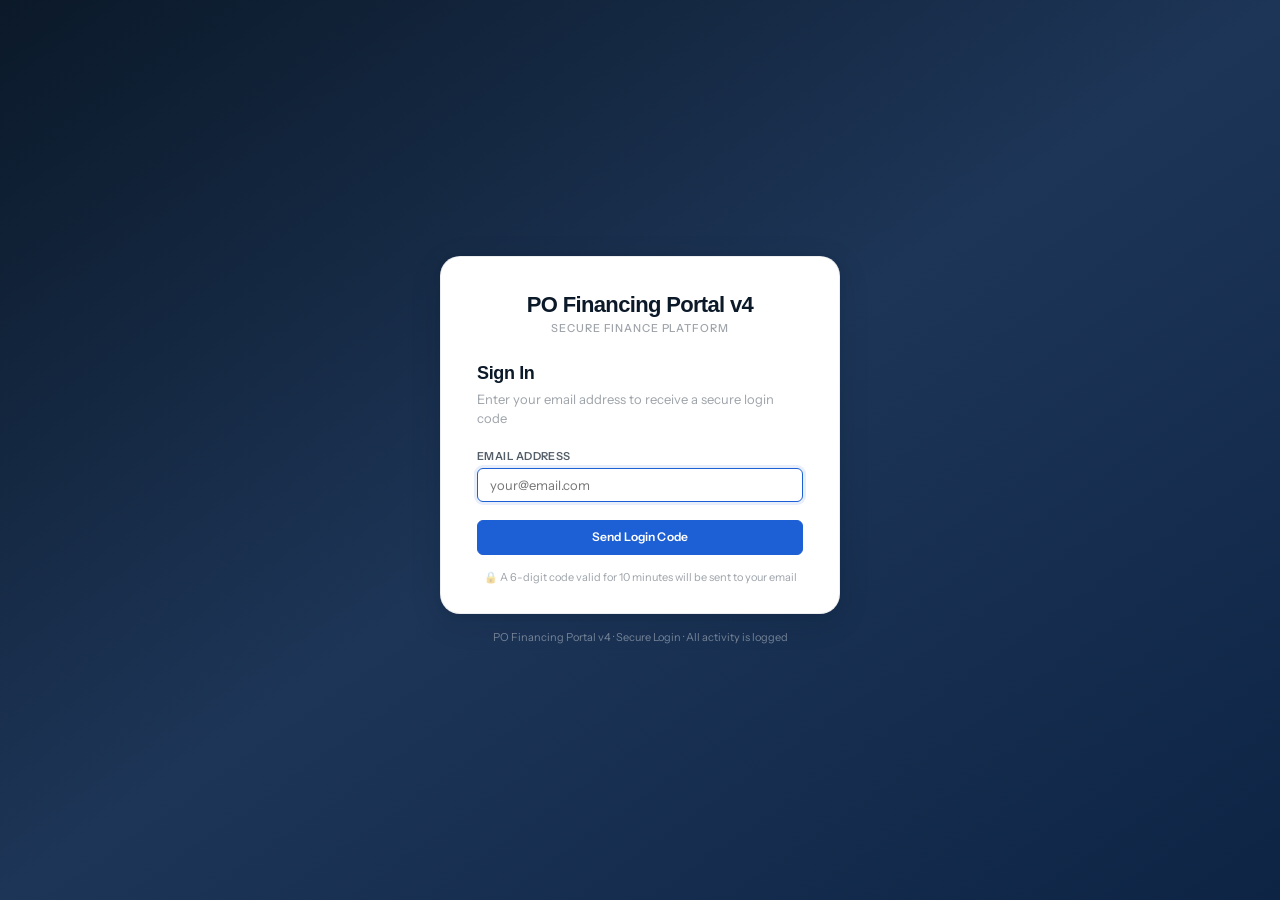
<file: index.html>
<!DOCTYPE html>
<!-- ============================================================
     index.html
     Version : 2.6
     Updated : 2026-04-17
     Changes :
       v2.2 -- Asset refs bumped to v=1.8; no POF_REQUIRE_AUTH on login page.
       v2.3 -- Fix I1: DOMContentLoaded now clears pof_ctx on every load.
       v2.4 -- Fix I2: SUPER_ADMIN redirected to /portals/admin.html.
       v2.5 -- Arctic Clarity: styles.css v1.9 + navbar.js v2.2.
               Login card uses new Cabinet Grotesk font, Arctic tokens.
               No HTML structure changes — all styling via styles.css.
     ============================================================ -->
<html>
<head>
  <meta charset="UTF-8">
  <meta name="viewport" content="width=device-width, initial-scale=1">
  <title>Login — PO Financing Portal v4</title>
  <link rel="stylesheet" href="/css/styles.css?v=2.0">
  <script src="/js/config.js?v=2.0"></script>
  <script src="/js/navbar.js?v=2.2"></script>
</head>
<body>
<script>
// Dynamic platform name injection from POF_CONFIG
document.addEventListener('DOMContentLoaded', function() {
  const name = window.POF_CONFIG && window.POF_CONFIG.PLATFORM_NAME;
  if (name) {
    document.querySelectorAll('.platform-name').forEach(el => el.textContent = name);
    document.querySelectorAll('.platform-currency').forEach(el => el.textContent = window.POF_CONFIG.CURRENCY || 'MYR');
    document.querySelectorAll('.platform-timezone').forEach(el => el.textContent = window.POF_CONFIG.TIMEZONE || '');
    document.title = document.title.replace('PO Financing Portal v4', name);
  }
});
</script>



<div class="login-wrap">
  <div class="login-card">
    <div class="login-logo">
      <h1><span class="platform-name">PO Financing Portal v4</span></h1>
      <p>Secure Finance Platform</p>
    </div>

    <!-- Step 1: Email -->
    <div id="step-email" class="step active">
      <div class="login-title">Sign In</div>
      <div class="login-sub">Enter your email address to receive a secure login code</div>
      <div id="err-email" class="err-msg"></div>
      <div class="form-group">
        <label class="form-label">Email Address</label>
        <input type="email" id="inp-email" class="form-control" placeholder="your@email.com"
               autocomplete="email" autofocus
               onkeydown="if(event.key==='Enter')doSendOtp()">
      </div>
      <button class="btn btn-primary" onclick="doSendOtp()" style="width:100%;margin-top:4px" id="btn-send">
        Send Login Code
      </button>
      <div class="security-note">
        🔒 A 6-digit code valid for 10 minutes will be sent to your email
      </div>
    </div>

    <!-- Step 2: OTP -->
    <div id="step-otp" class="step">
      <div class="login-title">Enter Your Code</div>
      <div class="login-sub" id="otp-sub">We sent a 6-digit code to your email</div>
      <div id="err-otp" class="err-msg"></div>

      <div class="otp-grid" id="otp-grid">
        <input type="text" class="otp-digit" maxlength="1" inputmode="numeric" pattern="[0-9]">
        <input type="text" class="otp-digit" maxlength="1" inputmode="numeric" pattern="[0-9]">
        <input type="text" class="otp-digit" maxlength="1" inputmode="numeric" pattern="[0-9]">
        <input type="text" class="otp-digit" maxlength="1" inputmode="numeric" pattern="[0-9]">
        <input type="text" class="otp-digit" maxlength="1" inputmode="numeric" pattern="[0-9]">
        <input type="text" class="otp-digit" maxlength="1" inputmode="numeric" pattern="[0-9]">
      </div>

      <button class="btn btn-success" onclick="doVerifyOtp()" style="width:100%;margin-top:4px" id="btn-verify" disabled>
        Verify & Sign In
      </button>

      <div class="resend-row">
        Code expires in <span class="timer" id="otp-timer">10:00</span>
        <button class="resend-btn" id="btn-resend" onclick="doResend()" disabled>Resend code</button>
      </div>

      <div class="back-link">
        Wrong email? <span onclick="goBack()">Go back</span>
      </div>

      <div class="security-note">
        🛡 Never share this code with anyone, including platform staff
      </div>
    </div>

  </div>
  <div style="text-align:center;margin-top:16px;font-size:11px;color:rgba(255,255,255,0.4)">
    <span class="platform-name">PO Financing Portal v4</span> · Secure Login · All activity is logged
  </div>
</div>

<div id="toast"></div>

<script>
let currentEmail = '';
let timerInterval = null;
let timerSeconds  = 600; // 10 min

// ── OTP Grid wiring ───────────────────────────────────────────
const digits = document.querySelectorAll('.otp-digit');
digits.forEach((d, i) => {
  d.addEventListener('input', () => {
    d.value = d.value.replace(/\D/g, '').slice(-1);
    d.classList.toggle('filled', d.value !== '');
    if (d.value && i < 5) digits[i + 1].focus();
    checkOtpComplete();
  });
  d.addEventListener('keydown', e => {
    if (e.key === 'Backspace' && !d.value && i > 0) digits[i - 1].focus();
    if (e.key === 'Enter') doVerifyOtp();
  });
  d.addEventListener('paste', e => {
    e.preventDefault();
    const paste = (e.clipboardData || window.clipboardData).getData('text').replace(/\D/g,'').slice(0,6);
    paste.split('').forEach((c, idx) => { if (digits[idx]) { digits[idx].value = c; digits[idx].classList.add('filled'); }});
    checkOtpComplete();
    if (paste.length === 6) digits[5].focus();
  });
});

function checkOtpComplete() {
  const code = getOtpValue();
  document.getElementById('btn-verify').disabled = code.length < 6;
}

function getOtpValue() {
  return Array.from(digits).map(d => d.value).join('');
}

function clearOtp() {
  digits.forEach(d => { d.value = ''; d.classList.remove('filled'); });
  digits[0].focus();
  document.getElementById('btn-verify').disabled = true;
}

// ── Step 1: Send OTP ──────────────────────────────────────────
async function doSendOtp() {
  const email = document.getElementById('inp-email').value.trim();
  const errEl = document.getElementById('err-email');
  errEl.classList.remove('show');

  if (!email || !email.includes('@')) {
    showErr('err-email', 'Please enter a valid email address');
    return;
  }

  const btn = document.getElementById('btn-send');
  btn.disabled = true;
  btn.innerHTML = '<span class="spinner"></span> Sending…';

  try {
    const res = await API.call('SEND_OTP', { email });
    if (!res.success && res.error) {
      showErr('err-email', res.error);
      btn.disabled = false;
      btn.textContent = 'Send Login Code';
      return;
    }
    currentEmail = email;
    document.getElementById('otp-sub').textContent =
      `We sent a 6-digit code to ${email.replace(/(.{2}).+(@.+)/, '$1…$2')}`;
    showStep('step-otp');
    startTimer();
    digits[0].focus();
  } catch(e) {
    showErr('err-email', 'Error: ' + e.message);
    btn.disabled = false;
    btn.textContent = 'Send Login Code';
  }
}

// ── Step 2: Verify OTP ────────────────────────────────────────
async function doVerifyOtp() {
  const otp   = getOtpValue();
  const errEl = document.getElementById('err-otp');
  errEl.classList.remove('show');

  if (otp.length < 6) return;

  const btn = document.getElementById('btn-verify');
  btn.disabled = true;
  btn.innerHTML = '<span class="spinner"></span> Verifying…';

  try {
    const res = await API.call('VERIFY_OTP', { email: currentEmail, otp });

    if (!res.success) {
      showErr('err-otp', res.error || 'Invalid code. Please try again.');
      clearOtp();
      btn.disabled = false;
      btn.textContent = 'Verify & Sign In';
      return;
    }

    // Store session
    sessionStorage.setItem('pof_token',   res.token);
    sessionStorage.setItem('pof_user',    JSON.stringify({
      userId:      res.userId,
      email:       res.email,
      fullName:    res.fullName,
      realm:       res.realm,
      primaryRole: res.primaryRole,
      clientId:    res.clientId,
      investorId:  res.investorId,
    }));

    btn.innerHTML = '&#x2713; Signed in! Redirecting&hellip;';
    clearInterval(timerInterval);

    // Fix I2: SUPER_ADMIN goes to admin.html, all other PLATFORM roles to ops.html
    setTimeout(() => { window.location.href = _resolveRedirect(res.redirectTo, res.primaryRole); }, 600);

  } catch(e) {
    showErr('err-otp', 'Error: ' + e.message);
    clearOtp();
    btn.disabled = false;
    btn.textContent = 'Verify & Sign In';
  }
}

// ── Resend ────────────────────────────────────────────────────
async function doResend() {
  clearInterval(timerInterval);
  clearOtp();
  document.getElementById('err-otp').classList.remove('show');
  document.getElementById('btn-resend').disabled = true;

  try {
    const res = await API.call('SEND_OTP', { email: currentEmail });
    if (!res.success && res.error) {
      showErr('err-otp', res.error);
    } else {
      Toast.success('New code sent!');
      timerSeconds = 600;
      startTimer();
    }
  } catch(e) {
    showErr('err-otp', 'Error: ' + e.message);
  }
}

function goBack() {
  clearInterval(timerInterval);
  clearOtp();
  document.getElementById('err-email').classList.remove('show');
  document.getElementById('err-otp').classList.remove('show');
  const btn = document.getElementById('btn-send');
  btn.disabled = false;
  btn.textContent = 'Send Login Code';
  showStep('step-email');
}

// ── Timer ─────────────────────────────────────────────────────
function startTimer() {
  timerSeconds = 600;
  document.getElementById('btn-resend').disabled = true;
  clearInterval(timerInterval);
  timerInterval = setInterval(() => {
    timerSeconds--;
    const m = Math.floor(timerSeconds / 60);
    const s = timerSeconds % 60;
    document.getElementById('otp-timer').textContent =
      `${String(m).padStart(2,'0')}:${String(s).padStart(2,'0')}`;
    if (timerSeconds <= 0) {
      clearInterval(timerInterval);
      document.getElementById('otp-timer').textContent = 'Expired';
      document.getElementById('otp-timer').style.color = 'var(--red)';
      document.getElementById('btn-resend').disabled = false;
      document.getElementById('btn-verify').disabled = true;
      showErr('err-otp', 'Code has expired. Please request a new one.');
    }
    // Enable resend after 60s
    if (timerSeconds === 540) document.getElementById('btn-resend').disabled = false;
  }, 1000);
}

// ── Helpers ───────────────────────────────────────────────────
function showStep(id) {
  document.querySelectorAll('.step').forEach(s => s.classList.remove('active'));
  document.getElementById(id).classList.add('active');
}

function showErr(id, msg) {
  const el = document.getElementById(id);
  el.textContent = msg;
  el.classList.add('show');
}

// ── Role-aware redirect resolver ──────────────────────────────
// Fix I2: _getRedirectUrl() in Auth.gs only knows realm, not role.
// SUPER_ADMIN must land on admin.html, not ops.html.
function _resolveRedirect(defaultUrl, primaryRole) {
  const routes = window.POF_CONFIG && window.POF_CONFIG.ROUTES;
  if (primaryRole === 'SUPER_ADMIN' && routes && routes.admin) {
    return routes.admin;
  }
  return defaultUrl || (routes && routes.ops) || '/portals/ops.html';
}

// ── Check if already logged in ────────────────────────────────
async function checkExistingSession() {
  const token = sessionStorage.getItem('pof_token');
  if (!token) return;
  try {
    const ctx = await API.call('GET_SESSION_CONTEXT', {});
    if (ctx.valid) {
      // Fix I2: apply role-aware redirect for existing sessions too
      window.location.href = _resolveRedirect(ctx.redirectTo, ctx.primaryRole);
    } else {
      sessionStorage.removeItem('pof_token');
      sessionStorage.removeItem('pof_user');
      sessionStorage.removeItem('pof_ctx');
    }
  } catch(e) {
    sessionStorage.removeItem('pof_token');
    sessionStorage.removeItem('pof_ctx');
  }
}

document.addEventListener('DOMContentLoaded', () => {
  // CLAUDE.md: index.html MUST clear pof_ctx on load.
  // Prevents a stale ctx from a previous broken session being reused
  // by Session.load() on the next portal page without re-validating.
  sessionStorage.removeItem('pof_ctx');
  API.token = sessionStorage.getItem('pof_token');
  checkExistingSession();
  document.getElementById('inp-email').focus();
});
</script>
</body>
</html>
</file>
<file: css/styles.css>
/* ============================================================
   styles.css
   Version : 2.0
   Updated : 2026-04-17
   Changes :
     v1.9 -- Arctic Clarity redesign.
     v2.0 -- Fix UI1: added kpi colour variants (red/amber/green/blue),
             kpi-card with colour variants, card-grid-2/3/4, and
             standalone-layout/topbar/content classes. All classes
             used across ops/client/admin/capital/investor pages.
             New CSS token set (--ink, --blue, --base, etc).
             Cabinet Grotesk + Instrument Sans + DM Mono fonts.
             Sidebar, topbar, card, button, badge, table, modal,
             kpi, form, toast, login — all reskinned.
             Old tokens (--navy, --teal, --mgray, --lgray,
             --border) retained as aliases so inline var()
             references in page-specific styles continue to work
             without hunting every template literal.
   ============================================================ */

/* ── GOOGLE FONTS ─────────────────────────────────────────── */
@import url('https://fonts.googleapis.com/css2?family=Cabinet+Grotesk:wght@400;500;600;700;800;900&family=Instrument+Sans:ital,wght@0,400;0,500;0,600;1,400&family=DM+Mono:wght@400;500&display=swap');

/* ── DESIGN TOKENS ────────────────────────────────────────── */
:root {
  /* Core palette */
  --ink:        #0B1929;
  --ink-70:     rgba(11,25,41,0.70);
  --ink-50:     rgba(11,25,41,0.50);
  --ink-40:     rgba(11,25,41,0.40);
  --ink-20:     rgba(11,25,41,0.20);
  --ink-08:     rgba(11,25,41,0.08);
  --ink-04:     rgba(11,25,41,0.04);

  --blue:       #1D5FD4;
  --blue-dk:    #1850C0;
  --blue-lt:    #EBF1FB;
  --blue-md:    #C5D8F7;

  --base:       #F2F4F8;
  --white:      #FFFFFF;

  --success:    #0F7B4A;
  --success-lt: #E6F4EE;
  --warn:       #B45309;
  --warn-lt:    #FEF3C7;
  --danger:     #C41F3B;
  --danger-lt:  #FEE7EA;
  --purple:     #6D28D9;
  --purple-lt:  #EDE9FE;
  --teal-val:   #0F766E;
  --teal-lt:    #CCFBF1;
  --amber-val:  #D97706;
  --amber-lt:   #FEF3C7;

  /* Semantic aliases — keeps inline var() in page templates working */
  --navy:       var(--ink);
  --navy2:      var(--ink-50);
  --mgray:      var(--ink-40);
  --lgray:      var(--base);
  --border:     var(--ink-08);
  --text:       var(--ink-70);
  --red:        var(--danger);
  --green:      var(--success);
  --teal:       var(--teal-val);
  --amber:      var(--amber-val);

  /* Shape */
  --r-xs:  4px;
  --r-sm:  6px;
  --r-md:  10px;
  --r-lg:  14px;
  --r-xl:  20px;

  /* Shadow */
  --shadow-xs: 0 1px 2px rgba(11,25,41,0.06);
  --shadow-sm: 0 2px 8px rgba(11,25,41,0.07), 0 1px 2px rgba(11,25,41,0.04);
  --shadow-md: 0 4px 16px rgba(11,25,41,0.09), 0 1px 4px rgba(11,25,41,0.05);
  --shadow-lg: 0 8px 32px rgba(11,25,41,0.12), 0 2px 8px rgba(11,25,41,0.06);

  /* Sidebar */
  --sidebar-w: 224px;

  /* Typography */
  --ff-display: 'Cabinet Grotesk', sans-serif;
  --ff-body:    'Instrument Sans', sans-serif;
  --ff-mono:    'DM Mono', monospace;
}

/* ── RESET ───────────────────────────────────────────────── */
*, *::before, *::after { box-sizing: border-box; margin: 0; padding: 0; }
html { height: 100%; font-size: 14px; }
body {
  height: 100%;
  background: var(--base);
  color: var(--ink);
  font-family: var(--ff-body);
  -webkit-font-smoothing: antialiased;
  -moz-osx-font-smoothing: grayscale;
}
a { color: var(--blue); text-decoration: none; }
a:hover { text-decoration: underline; }
::-webkit-scrollbar { width: 4px; height: 4px; }
::-webkit-scrollbar-track { background: transparent; }
::-webkit-scrollbar-thumb { background: var(--ink-20); border-radius: 2px; }
::-webkit-scrollbar-thumb:hover { background: var(--ink-40); }

/* ── APP SHELL ───────────────────────────────────────────── */
.app-layout {
  display: grid;
  grid-template-columns: var(--sidebar-w) 1fr;
  min-height: 100vh;
}

/* ── SIDEBAR ─────────────────────────────────────────────── */
.sidebar {
  position: fixed;
  top: 0; left: 0; bottom: 0;
  width: var(--sidebar-w);
  background: var(--white);
  border-right: 1.5px solid var(--ink-08);
  box-shadow: var(--shadow-xs);
  display: flex;
  flex-direction: column;
  z-index: 50;
  overflow-y: auto;
}

.sidebar-logo {
  padding: 20px 18px 16px;
  border-bottom: 1.5px solid var(--ink-08);
}
.sidebar-logo h1 {
  font-family: var(--ff-display);
  font-size: 18px;
  font-weight: 900;
  color: var(--ink);
  letter-spacing: -0.03em;
  line-height: 1.1;
}
.sidebar-logo h1 span { color: var(--blue); }
.sidebar-logo p,
.sidebar-logo small {
  font-size: 10px;
  font-weight: 500;
  letter-spacing: 0.1em;
  text-transform: uppercase;
  color: var(--ink-40);
  margin-top: 3px;
  display: block;
}

.sidebar-section {
  padding: 16px 10px 0;
}
.sidebar-section-label {
  font-size: 9px;
  font-weight: 700;
  letter-spacing: 0.14em;
  text-transform: uppercase;
  color: var(--ink-40);
  padding: 0 10px;
  margin-bottom: 6px;
}

.nav-link {
  display: flex;
  align-items: center;
  gap: 9px;
  padding: 9px 10px;
  border-radius: var(--r-sm);
  font-size: 13px;
  font-weight: 500;
  color: var(--ink-70);
  cursor: pointer;
  transition: all 0.15s;
  margin-bottom: 2px;
  border: none;
  background: transparent;
  width: 100%;
  text-align: left;
  font-family: var(--ff-body);
  text-decoration: none;
}
.nav-link:hover {
  background: var(--ink-04);
  color: var(--ink);
  text-decoration: none;
}
.nav-link.active {
  background: var(--blue-lt);
  color: var(--blue);
  font-weight: 600;
}
.nav-link svg { opacity: 0.55; flex-shrink: 0; transition: opacity 0.15s; }
.nav-link.active svg, .nav-link:hover svg { opacity: 1; }
.nav-label { flex: 1; }

/* User badge in sidebar */
#user-badge { padding: 12px 8px; border-top: 1.5px solid var(--ink-08); margin-top: auto; }
#user-badge > div {
  padding: 8px;
  border-radius: var(--r-sm);
  transition: background 0.15s;
  cursor: default;
}
#user-badge > div:hover { background: var(--ink-04); }
#user-badge [style*="border-radius:50%"] {
  border-radius: var(--r-sm) !important;
  background: linear-gradient(135deg, #1D5FD4, #0D3E9A) !important;
  width: 32px !important;
  height: 32px !important;
}
#user-badge [style*="rgba(255,255,255,0.5)"] { color: var(--ink-40) !important; }
#user-badge [style*="color:var(--white)"] { color: var(--ink) !important; }
#user-badge button {
  background: var(--ink-04) !important;
  color: var(--ink-40) !important;
  border-radius: var(--r-xs) !important;
  border: 1.5px solid var(--ink-08) !important;
  font-family: var(--ff-body) !important;
}
#user-badge button:hover { background: var(--ink-08) !important; color: var(--ink) !important; }

/* ── MAIN CONTENT ────────────────────────────────────────── */
.main-content {
  margin-left: var(--sidebar-w);
  min-height: 100vh;
  display: flex;
  flex-direction: column;
}

/* ── TOPBAR ──────────────────────────────────────────────── */
.topbar {
  background: var(--white);
  border-bottom: 1.5px solid var(--ink-08);
  box-shadow: var(--shadow-xs);
  padding: 16px 28px;
  display: flex;
  align-items: center;
  justify-content: space-between;
  gap: 16px;
  position: sticky;
  top: 0;
  z-index: 40;
}
.topbar h1 {
  font-family: var(--ff-display);
  font-size: 17px;
  font-weight: 800;
  color: var(--ink);
  letter-spacing: -0.025em;
}
.topbar p, .topbar small {
  font-size: 12px;
  color: var(--ink-40);
  margin-top: 1px;
}

/* ── PAGE CONTENT AREA ───────────────────────────────────── */
.content, .tab-content { padding: 24px 28px; flex: 1; }
/* Some pages use container instead */
.container { padding: 24px 28px; max-width: 1200px; }
.page-header {
  display: flex;
  align-items: center;
  gap: 12px;
  margin-bottom: 20px;
  flex-wrap: wrap;
}
.page-header h1 {
  font-family: var(--ff-display);
  font-size: 20px;
  font-weight: 800;
  color: var(--ink);
  letter-spacing: -0.025em;
}

/* ── CARDS ───────────────────────────────────────────────── */
.card {
  background: var(--white);
  border-radius: var(--r-lg);
  border: 1.5px solid var(--ink-08);
  box-shadow: var(--shadow-sm);
  overflow: hidden;
}
.card-header {
  display: flex;
  align-items: center;
  justify-content: space-between;
  padding: 16px 20px;
  border-bottom: 1.5px solid var(--ink-08);
  background: var(--white);
}
.card-title {
  font-family: var(--ff-display);
  font-size: 14px;
  font-weight: 700;
  color: var(--ink);
  letter-spacing: -0.02em;
}
.card-body { padding: 16px 20px; }

/* Hover effect on interactive cards */
.card.hoverable {
  transition: border-color 0.2s, box-shadow 0.2s, transform 0.2s;
  cursor: pointer;
}
.card.hoverable:hover {
  border-color: var(--blue-md);
  box-shadow: var(--shadow-md);
  transform: translateY(-2px);
}

/* ── GRIDS ───────────────────────────────────────────────── */
.grid-2 { display: grid; grid-template-columns: 1fr 1fr; gap: 16px; }
.grid-3 { display: grid; grid-template-columns: repeat(3, 1fr); gap: 16px; }
.grid-4 { display: grid; grid-template-columns: repeat(4, 1fr); gap: 16px; }
.two-col { display: grid; grid-template-columns: 1fr 1fr; gap: 20px; }
@media (max-width: 900px) {
  .grid-4 { grid-template-columns: repeat(2, 1fr); }
  .grid-3 { grid-template-columns: repeat(2, 1fr); }
  .two-col, .grid-2 { grid-template-columns: 1fr; }
}

/* ── KPI CARDS ───────────────────────────────────────────── */
.kpi {
  background: var(--white);
  border-radius: var(--r-lg);
  border: 1.5px solid var(--ink-08);
  box-shadow: var(--shadow-sm);
  padding: 18px 20px;
  transition: border-color 0.2s, box-shadow 0.2s, transform 0.2s;
}
.kpi:hover {
  border-color: var(--blue-md);
  box-shadow: var(--shadow-md);
  transform: translateY(-2px);
}
.kpi-label {
  font-size: 11px;
  font-weight: 500;
  color: var(--ink-40);
  text-transform: uppercase;
  letter-spacing: 0.06em;
  margin-bottom: 8px;
}
.kpi-value {
  font-family: var(--ff-display);
  font-size: 26px;
  font-weight: 800;
  color: var(--ink);
  letter-spacing: -0.03em;
  line-height: 1;
}
.kpi-sub {
  font-size: 11px;
  color: var(--ink-40);
  margin-top: 6px;
}

/* Coloured kpi-mini variants used by simulator */
.kpi-grid { display: grid; grid-template-columns: 1fr 1fr; gap: 10px; margin: 14px 0; }
.kpi-mini {
  border-radius: var(--r-md);
  padding: 12px 14px;
  border: 1.5px solid var(--ink-08);
}
.kpi-mini .kpi-label { margin-bottom: 4px; font-size: 10px; }
.kpi-mini .kpi-val   { font-family: var(--ff-display); font-size: 16px; font-weight: 800; color: var(--ink); }
.kpi-mini.blue   { background: var(--blue-lt); border-color: var(--blue-md); }
.kpi-mini.purple { background: var(--purple-lt); border-color: rgba(109,40,217,0.2); }
.kpi-mini.orange { background: var(--amber-lt); border-color: rgba(217,119,6,0.2); }
.kpi-mini.green  { background: var(--success-lt); border-color: rgba(15,123,74,0.2); }
.kpi-ear { font-size: 12px; color: var(--ink-40); margin-bottom: 14px; }

/* ── BUTTONS ─────────────────────────────────────────────── */
.btn {
  display: inline-flex;
  align-items: center;
  justify-content: center;
  gap: 6px;
  padding: 8px 16px;
  border-radius: var(--r-sm);
  font-size: 12px;
  font-weight: 600;
  font-family: var(--ff-body);
  cursor: pointer;
  transition: all 0.2s;
  border: 1.5px solid transparent;
  letter-spacing: 0.01em;
  text-decoration: none;
  white-space: nowrap;
  line-height: 1.4;
}
.btn:disabled { opacity: 0.5; cursor: not-allowed; transform: none !important; box-shadow: none !important; }
.btn-primary { background: var(--blue); color: #fff; border-color: var(--blue); }
.btn-primary:hover:not(:disabled) { background: var(--blue-dk); box-shadow: 0 4px 12px rgba(29,95,212,0.35); transform: translateY(-1px); }
.btn-success { background: var(--success-lt); color: var(--success); border-color: rgba(15,123,74,0.2); }
.btn-success:hover:not(:disabled) { background: rgba(15,123,74,0.15); }
.btn-danger  { background: var(--danger-lt); color: var(--danger); border-color: rgba(196,31,59,0.2); }
.btn-danger:hover:not(:disabled)  { background: rgba(196,31,59,0.15); }
.btn-ghost   { background: transparent; color: var(--ink-70); border-color: var(--ink-08); }
.btn-ghost:hover:not(:disabled)   { background: var(--base); color: var(--ink); border-color: var(--ink-20); }
.btn-amber   { background: var(--amber-lt); color: var(--amber-val); border-color: rgba(217,119,6,0.2); }
.btn-amber:hover:not(:disabled)   { background: rgba(217,119,6,0.15); }
.btn-sm { padding: 6px 12px; font-size: 11px; }
.btn-lg { padding: 11px 22px; font-size: 14px; border-radius: var(--r-md); }
.full-width { width: 100%; }

/* ── BADGES ──────────────────────────────────────────────── */
.badge {
  display: inline-flex;
  align-items: center;
  gap: 4px;
  padding: 3px 9px;
  border-radius: var(--r-xs);
  font-size: 10px;
  font-weight: 700;
  letter-spacing: 0.06em;
  text-transform: uppercase;
  font-family: var(--ff-body);
  white-space: nowrap;
}
.badge::before {
  content: '';
  width: 5px; height: 5px;
  border-radius: 50%;
  background: currentColor;
  flex-shrink: 0;
}
/* Status badges */
.badge-green, .badge-teal, .badge-active  { background: var(--success-lt); color: var(--success); }
.badge-red, .badge-danger                 { background: var(--danger-lt);  color: var(--danger); }
.badge-amber, .badge-warn                 { background: var(--amber-lt);   color: var(--amber-val); }
.badge-blue, .badge-info                  { background: var(--blue-lt);    color: var(--blue); }
.badge-purple                             { background: var(--purple-lt);  color: var(--purple); }
.badge-gray, .badge-grey                  { background: var(--ink-04);     color: var(--ink-40); }
/* Type/method badges (no dot) */
.badge-type, .badge-method {
  background: var(--base);
  color: var(--ink-50);
  border: 1px solid var(--ink-08);
}
.badge-type::before, .badge-method::before { display: none; }

/* ── TABLES ──────────────────────────────────────────────── */
.tbl-wrap, table { width: 100%; }
.tbl-wrap { overflow-x: auto; }
table { border-collapse: collapse; font-size: 13px; }
thead th {
  padding: 10px 16px;
  font-size: 10px;
  font-weight: 700;
  letter-spacing: 0.1em;
  text-transform: uppercase;
  color: var(--ink-40);
  text-align: left;
  border-bottom: 1.5px solid var(--ink-08);
  background: var(--base);
  white-space: nowrap;
}
tbody td {
  padding: 12px 16px;
  color: var(--ink-70);
  border-bottom: 1px solid var(--ink-04);
  vertical-align: middle;
}
tbody tr { transition: background 0.1s; cursor: pointer; }
tbody tr:hover td { background: var(--blue-lt); color: var(--ink); }
tbody tr:last-child td { border-bottom: none; }
.text-bold, .bold { font-weight: 600; color: var(--ink); }
.mono { font-family: var(--ff-mono); font-size: 12px; }
.amount { font-family: var(--ff-mono); font-size: 12px; font-weight: 500; }
.text-right { text-align: right; }
.text-muted { color: var(--ink-40); }

/* Subtotal / total rows */
.total-row td, .repayable-row td {
  background: var(--base);
  border-top: 1.5px solid var(--ink-08);
  font-weight: 700;
  color: var(--ink);
}
.total-row { border-top: 1.5px solid var(--ink-08); }
.repayable-row td { color: var(--blue); }
.sub-row td { font-size: 11px; color: var(--ink-40); background: var(--ink-04); }
.loading-row td { text-align: center; color: var(--ink-40); padding: 24px; font-size: 13px; }

/* Pagination bar */
.pagination-bar {
  display: flex;
  align-items: center;
  justify-content: space-between;
  padding: 12px 16px;
  border-top: 1.5px solid var(--ink-08);
  font-size: 12px;
  color: var(--ink-40);
  gap: 8px;
}
.page-info { font-family: var(--ff-mono); font-size: 11px; }

/* ── FORMS ───────────────────────────────────────────────── */
.form-group, .form-row { margin-bottom: 14px; }
.form-row { display: flex; flex-direction: column; gap: 4px; }
.form-label, label {
  font-size: 11px;
  font-weight: 600;
  color: var(--ink-70);
  letter-spacing: 0.04em;
  text-transform: uppercase;
  display: block;
  margin-bottom: 5px;
}
.form-control, .input, input[type="text"], input[type="email"],
input[type="number"], input[type="date"], input[type="password"],
textarea, select {
  width: 100%;
  padding: 8px 12px;
  border: 1.5px solid var(--ink-08);
  border-radius: var(--r-sm);
  font-size: 13px;
  font-family: var(--ff-body);
  color: var(--ink);
  background: var(--white);
  outline: none;
  transition: border-color 0.2s, box-shadow 0.2s;
  appearance: none;
}
.form-control:focus, .input:focus, input:focus, textarea:focus, select:focus {
  border-color: var(--blue);
  box-shadow: 0 0 0 3px rgba(29,95,212,0.1);
}
.form-control:hover:not(:focus), .input:hover:not(:focus) { border-color: var(--ink-20); }
.hint, small.hint { font-size: 11px; color: var(--ink-40); margin-top: 3px; display: block; }
.form-body { padding: 16px 20px; display: flex; flex-direction: column; gap: 2px; }
select { background-image: url("data:image/svg+xml,%3Csvg width='10' height='6' viewBox='0 0 10 6' fill='none' xmlns='http://www.w3.org/2000/svg'%3E%3Cpath d='M1 1L5 5L9 1' stroke='%230B1929' stroke-opacity='0.4' stroke-width='1.5' stroke-linecap='round' stroke-linejoin='round'/%3E%3C/svg%3E"); background-repeat: no-repeat; background-position: right 10px center; padding-right: 28px; cursor: pointer; }

/* ── MODALS ──────────────────────────────────────────────── */
.modal-overlay {
  display: none;
  position: fixed;
  inset: 0;
  background: rgba(11,25,41,0.45);
  backdrop-filter: blur(4px);
  z-index: 200;
  align-items: center;
  justify-content: center;
  padding: 20px;
}
.modal {
  background: var(--white);
  border-radius: var(--r-xl);
  box-shadow: var(--shadow-lg);
  max-width: 560px;
  width: 100%;
  max-height: 88vh;
  overflow-y: auto;
  border: 1.5px solid var(--ink-08);
}
.modal-lg { max-width: 780px; }
.modal-header {
  display: flex;
  align-items: center;
  justify-content: space-between;
  padding: 18px 24px;
  border-bottom: 1.5px solid var(--ink-08);
}
.modal-header h2 {
  font-family: var(--ff-display);
  font-size: 16px;
  font-weight: 800;
  color: var(--ink);
  letter-spacing: -0.02em;
}
.modal-close {
  width: 28px; height: 28px;
  border-radius: var(--r-xs);
  border: none;
  background: var(--ink-04);
  color: var(--ink-40);
  cursor: pointer;
  font-size: 16px;
  display: flex; align-items: center; justify-content: center;
  transition: all 0.15s;
  font-family: var(--ff-body);
}
.modal-close:hover { background: var(--ink-08); color: var(--ink); }
.modal-body { padding: 20px 24px; }
.modal-footer {
  display: flex;
  align-items: center;
  justify-content: flex-end;
  gap: 8px;
  padding: 16px 24px;
  border-top: 1.5px solid var(--ink-08);
  background: var(--base);
  border-radius: 0 0 var(--r-xl) var(--r-xl);
}

/* ── TOAST ───────────────────────────────────────────────── */
#toast {
  position: fixed;
  bottom: 20px;
  right: 20px;
  z-index: 9999;
  display: flex;
  flex-direction: column;
  gap: 8px;
}
.toast-item {
  padding: 11px 16px;
  border-radius: var(--r-md);
  font-size: 13px;
  font-weight: 500;
  font-family: var(--ff-body);
  box-shadow: var(--shadow-lg);
  animation: toastIn 0.2s ease;
  max-width: 340px;
  border: 1.5px solid transparent;
}
@keyframes toastIn { from { opacity:0; transform:translateY(8px); } to { opacity:1; transform:translateY(0); } }
.toast-item.success { background: var(--success-lt); color: var(--success); border-color: rgba(15,123,74,0.2); }
.toast-item.error   { background: var(--danger-lt);  color: var(--danger);  border-color: rgba(196,31,59,0.2); }
.toast-item.info    { background: var(--blue-lt);    color: var(--blue);    border-color: var(--blue-md); }
.toast-item.warning { background: var(--amber-lt);   color: var(--amber-val); border-color: rgba(217,119,6,0.2); }

/* ── ERROR / INFO STRIPS ─────────────────────────────────── */
.error-card {
  background: var(--danger-lt);
  border: 1.5px solid rgba(196,31,59,0.2);
  border-radius: var(--r-md);
  padding: 12px 16px;
  color: var(--danger);
  font-size: 13px;
  margin-bottom: 14px;
}
.info-strip {
  background: var(--blue-lt);
  border: 1.5px solid var(--blue-md);
  border-radius: var(--r-md);
  padding: 11px 16px;
  color: var(--blue);
  font-size: 12px;
  font-weight: 500;
  display: flex;
  align-items: center;
  gap: 8px;
}

/* ── PROGRESS BARS ───────────────────────────────────────── */
.progress-bar, .progress {
  height: 6px;
  background: var(--ink-08);
  border-radius: 3px;
  overflow: hidden;
}
.progress-fill, .progress-bar > div {
  height: 100%;
  border-radius: 3px;
  transition: width 0.4s ease;
}
.progress-fill.blue, .pf-blue   { background: var(--blue); }
.progress-fill.green, .pf-green { background: var(--success); }
.progress-fill.orange            { background: var(--amber-val); }
.progress-fill.red, .pf-red     { background: var(--danger); }
/* Legacy colour classes from old styles */
.progress-fill.red   { background: var(--danger); }

/* ── UTILITY ─────────────────────────────────────────────── */
.mt { margin-top: 14px; }
.mt-4  { margin-top: 4px; }
.mt-8  { margin-top: 8px; }
.mt-12 { margin-top: 12px; }
.mt-16 { margin-top: 16px; }
.mb-4  { margin-bottom: 4px; }
.mb-8  { margin-bottom: 8px; }
.mb-12 { margin-bottom: 12px; }
.mb-16 { margin-bottom: 16px; }
.mb-20 { margin-bottom: 20px; }
.flex-between { display: flex; align-items: center; justify-content: space-between; }
.flex-gap     { display: flex; align-items: center; gap: 8px; }
.hidden { display: none !important; }
.text-center { text-align: center; }
.text-green { color: var(--success); }
.text-red   { color: var(--danger); }
.text-blue  { color: var(--blue); }
.text-muted { color: var(--ink-40); }
.text-bold  { font-weight: 700; color: var(--ink); }
code {
  font-family: var(--ff-mono);
  font-size: 11px;
  background: var(--base);
  padding: 2px 6px;
  border-radius: var(--r-xs);
  border: 1px solid var(--ink-08);
  color: var(--blue);
}

/* ── LOGIN PAGE ──────────────────────────────────────────── */
.login-wrap {
  min-height: 100vh;
  display: flex;
  flex-direction: column;
  align-items: center;
  justify-content: center;
  padding: 32px 16px;
  background: linear-gradient(145deg, #0B1929 0%, #1D3557 50%, #0D2445 100%);
}
.login-card {
  background: var(--white);
  border-radius: var(--r-xl);
  box-shadow: var(--shadow-lg);
  padding: 36px 36px 28px;
  width: 100%;
  max-width: 400px;
  border: 1.5px solid var(--ink-08);
}
.login-logo {
  text-align: center;
  margin-bottom: 28px;
}
.login-logo h1 {
  font-family: var(--ff-display);
  font-size: 22px;
  font-weight: 900;
  color: var(--ink);
  letter-spacing: -0.03em;
  line-height: 1.1;
}
.login-logo p {
  font-size: 11px;
  color: var(--ink-40);
  margin-top: 4px;
  font-weight: 500;
  letter-spacing: 0.08em;
  text-transform: uppercase;
}
.login-title {
  font-family: var(--ff-display);
  font-size: 18px;
  font-weight: 800;
  color: var(--ink);
  letter-spacing: -0.02em;
  margin-bottom: 6px;
}
.login-sub {
  font-size: 13px;
  color: var(--ink-40);
  margin-bottom: 20px;
  line-height: 1.5;
}
.step { display: none; }
.step.active { display: block; }
.err-msg {
  display: none;
  background: var(--danger-lt);
  color: var(--danger);
  border: 1.5px solid rgba(196,31,59,0.2);
  border-radius: var(--r-sm);
  padding: 10px 14px;
  font-size: 12px;
  font-weight: 500;
  margin-bottom: 14px;
}
.err-msg.show { display: block; }
.security-note {
  font-size: 11px;
  color: var(--ink-40);
  text-align: center;
  margin-top: 14px;
  line-height: 1.5;
}

/* OTP grid */
.otp-grid {
  display: grid;
  grid-template-columns: repeat(6, 1fr);
  gap: 8px;
  margin-bottom: 20px;
}
.otp-digit {
  width: 100%;
  aspect-ratio: 1;
  text-align: center;
  font-family: var(--ff-display);
  font-size: 22px;
  font-weight: 800;
  color: var(--ink);
  border: 2px solid var(--ink-08);
  border-radius: var(--r-md);
  background: var(--base);
  outline: none;
  transition: border-color 0.2s, box-shadow 0.2s, background 0.2s;
  padding: 0;
}
.otp-digit:focus {
  border-color: var(--blue);
  box-shadow: 0 0 0 3px rgba(29,95,212,0.12);
  background: var(--white);
}
.otp-digit.filled {
  border-color: var(--blue);
  background: var(--blue-lt);
  color: var(--blue);
}

.resend-row {
  display: flex;
  align-items: center;
  justify-content: center;
  gap: 8px;
  font-size: 12px;
  color: var(--ink-40);
  margin: 14px 0 8px;
}
.timer { font-family: var(--ff-mono); font-weight: 600; color: var(--ink); }
.resend-btn {
  background: none;
  border: none;
  color: var(--blue);
  font-size: 12px;
  font-weight: 600;
  cursor: pointer;
  font-family: var(--ff-body);
  padding: 0;
  transition: opacity 0.2s;
}
.resend-btn:disabled { opacity: 0.4; cursor: not-allowed; }
.back-link {
  text-align: center;
  font-size: 12px;
  color: var(--ink-40);
  margin-top: 4px;
}
.back-link span { color: var(--blue); cursor: pointer; font-weight: 600; }
.back-link span:hover { text-decoration: underline; }

/* Spinner */
.spinner {
  display: inline-block;
  width: 13px; height: 13px;
  border: 2px solid rgba(255,255,255,0.3);
  border-top-color: #fff;
  border-radius: 50%;
  animation: spin 0.7s linear infinite;
  vertical-align: middle;
}
.btn-ghost .spinner, .btn-success .spinner {
  border-color: rgba(11,25,41,0.2);
  border-top-color: var(--ink-70);
}
@keyframes spin { to { transform: rotate(360deg); } }

/* ── SIMULATOR EXTRAS ────────────────────────────────────── */
.placeholder-card {
  text-align: center;
  padding: 40px 20px;
  color: var(--ink-40);
}
.placeholder-icon { font-size: 40px; margin-bottom: 12px; }

/* ── KPI COLOUR VARIANTS (ops.html, client.html, admin.html) ─ */
.kpi.red   { border-color: rgba(196,31,59,0.2);  background: var(--danger-lt); }
.kpi.red   .kpi-value { color: var(--danger); }
.kpi.amber { border-color: rgba(180,83,9,0.2);   background: var(--warn-lt); }
.kpi.amber .kpi-value { color: var(--warn); }
.kpi.green { border-color: rgba(15,123,74,0.2);  background: var(--success-lt); }
.kpi.green .kpi-value { color: var(--success); }
.kpi.blue  { border-color: var(--blue-md);       background: var(--blue-lt); }
.kpi.blue  .kpi-value { color: var(--blue); }

/* ── KPI-CARD (capital.html, investor.html legacy classes) ─── */
/* Maps old .kpi-card coloured variants to Arctic tokens        */
.kpi-card {
  background: var(--white);
  border-radius: var(--r-lg);
  border: 1.5px solid var(--ink-08);
  box-shadow: var(--shadow-sm);
  padding: 18px 20px;
  transition: border-color 0.2s, box-shadow 0.2s, transform 0.2s;
}
.kpi-card:hover {
  border-color: var(--blue-md);
  box-shadow: var(--shadow-md);
  transform: translateY(-2px);
}
.kpi-card .kpi-label {
  font-size: 11px; font-weight: 500; color: var(--ink-40);
  text-transform: uppercase; letter-spacing: 0.06em; margin-bottom: 8px;
}
.kpi-card .kpi-value {
  font-family: var(--ff-display); font-size: 24px; font-weight: 800;
  color: var(--ink); letter-spacing: -0.03em; line-height: 1;
}
.kpi-card.blue   { border-color: var(--blue-md);              background: var(--blue-lt); }
.kpi-card.blue   .kpi-value { color: var(--blue); }
.kpi-card.purple { border-color: rgba(109,40,217,0.2);        background: var(--purple-lt); }
.kpi-card.purple .kpi-value { color: var(--purple); }
.kpi-card.green  { border-color: rgba(15,123,74,0.2);         background: var(--success-lt); }
.kpi-card.green  .kpi-value { color: var(--success); }
.kpi-card.orange { border-color: rgba(217,119,6,0.2);         background: var(--amber-lt); }
.kpi-card.orange .kpi-value { color: var(--amber-val); }

/* ── CARD-GRID VARIANTS (capital.html, investor.html) ────────── */
.card-grid-2 { display: grid; grid-template-columns: repeat(2,1fr); gap: 16px; margin-bottom: 20px; }
.card-grid-3 { display: grid; grid-template-columns: repeat(3,1fr); gap: 16px; margin-bottom: 20px; }
.card-grid-4 { display: grid; grid-template-columns: repeat(4,1fr); gap: 16px; margin-bottom: 20px; }
@media (max-width: 900px) {
  .card-grid-4 { grid-template-columns: repeat(2,1fr); }
  .card-grid-3 { grid-template-columns: repeat(2,1fr); }
  .card-grid-2 { grid-template-columns: 1fr; }
}

/* ── STANDALONE PAGES (capital, investor, simulator) ─────────── */
/* These pages have no sidebar — use full-width layout            */
.standalone-layout {
  min-height: 100vh;
  display: flex;
  flex-direction: column;
}
.standalone-topbar {
  background: var(--white);
  border-bottom: 1.5px solid var(--ink-08);
  box-shadow: var(--shadow-xs);
  padding: 14px 32px;
  display: flex;
  align-items: center;
  justify-content: space-between;
  gap: 16px;
  position: sticky;
  top: 0;
  z-index: 40;
}
.standalone-topbar .logo-word {
  font-family: var(--ff-display);
  font-size: 17px; font-weight: 900;
  color: var(--ink); letter-spacing: -0.03em;
}
.standalone-topbar .logo-word span { color: var(--blue); }
.standalone-topbar nav { display: flex; gap: 4px; margin-left: 24px; }
.standalone-topbar nav a {
  padding: 7px 14px; border-radius: var(--r-sm);
  font-size: 12px; font-weight: 500;
  color: var(--ink-70); text-decoration: none;
  transition: all 0.15s;
}
.standalone-topbar nav a:hover { background: var(--ink-04); color: var(--ink); }
.standalone-topbar nav a.active { background: var(--blue-lt); color: var(--blue); font-weight: 600; }
.standalone-content { padding: 28px 32px; flex: 1; }
</file>
